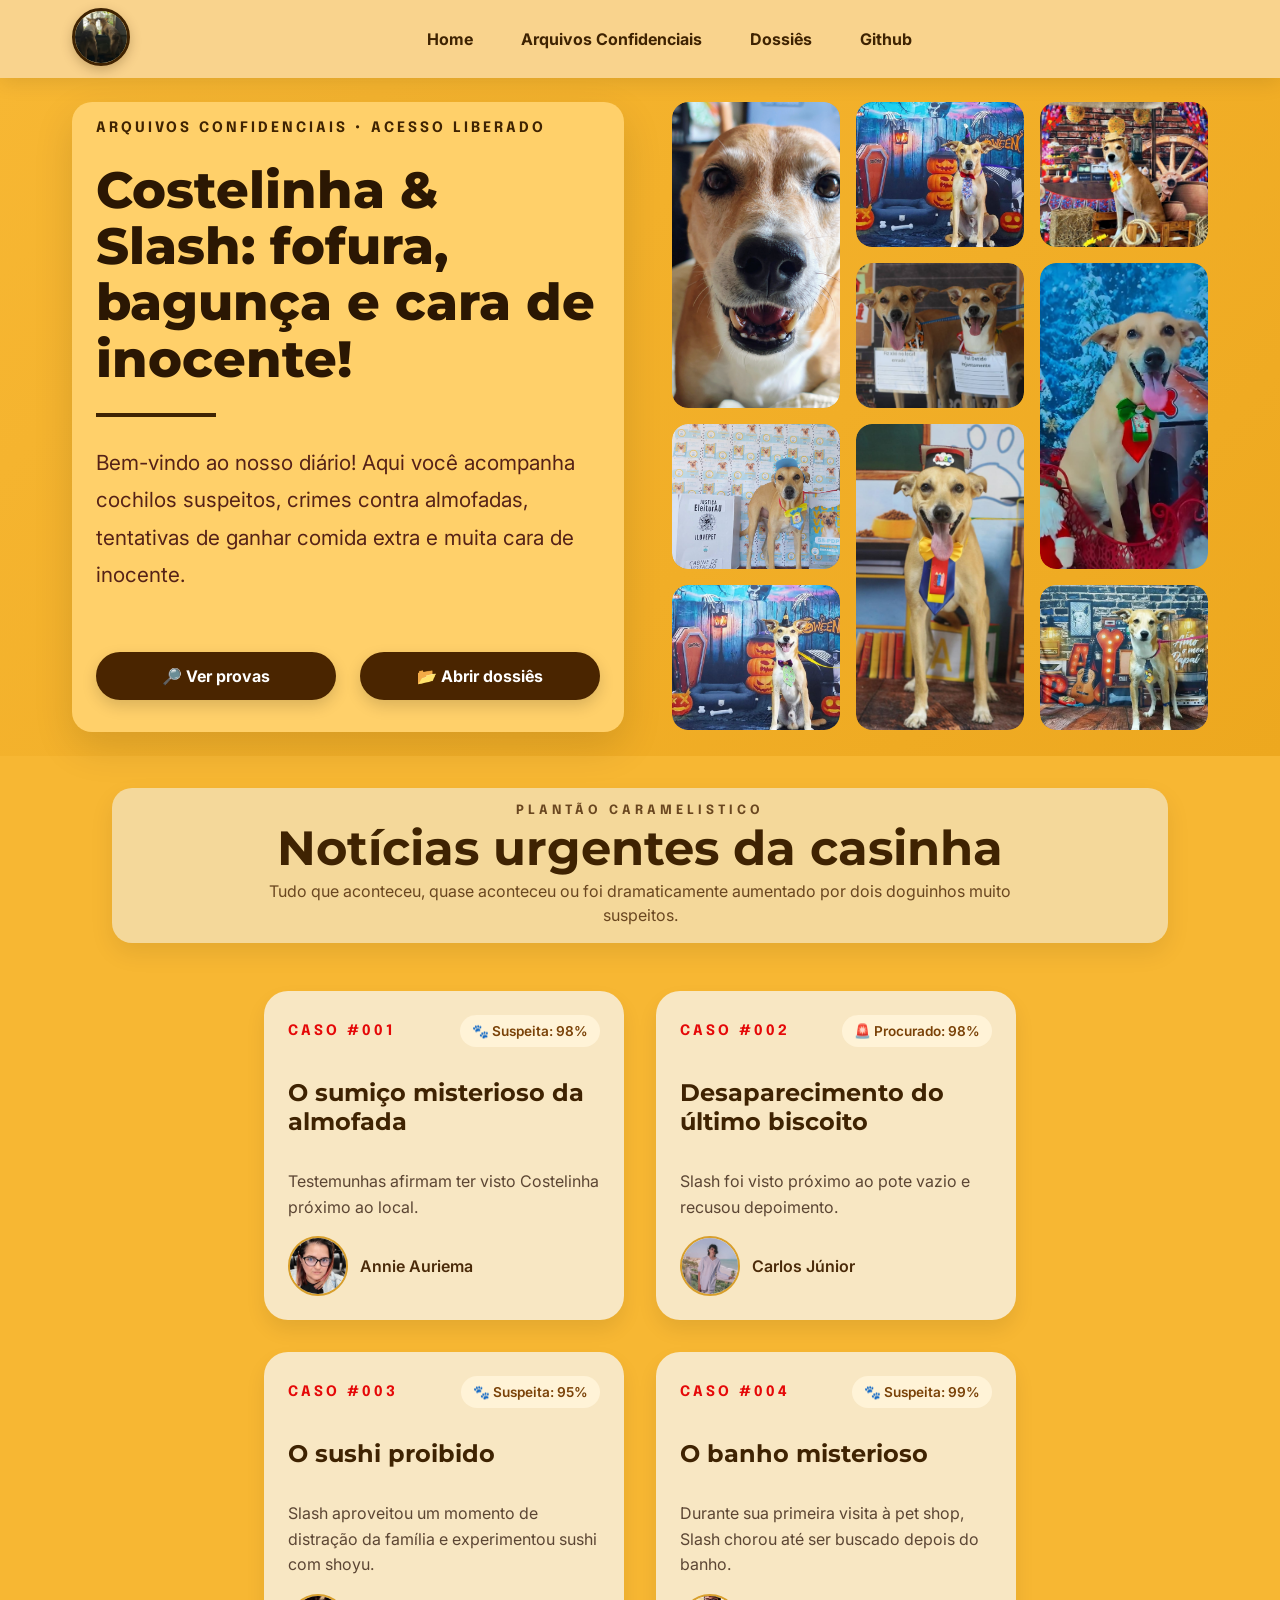
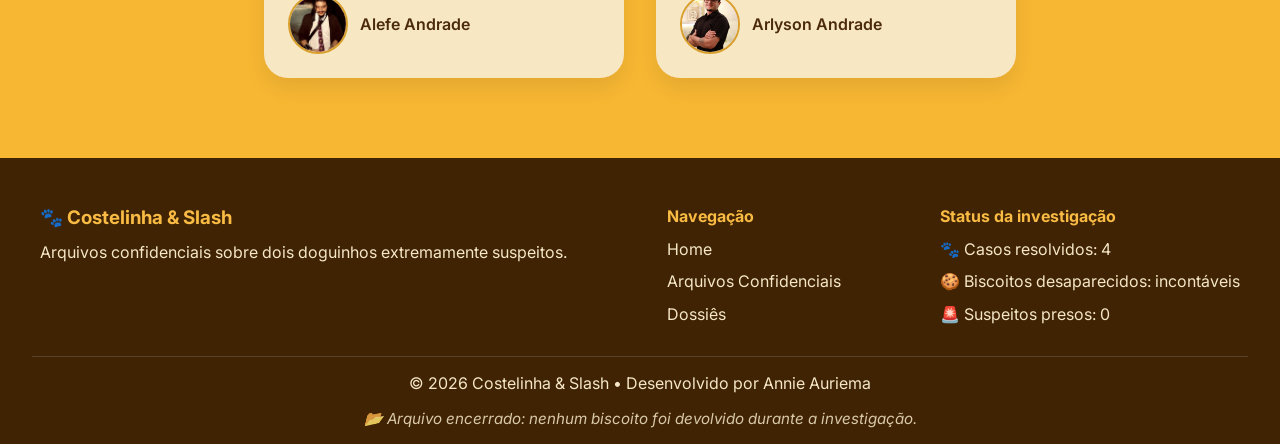
<file: index.html>
<!DOCTYPE html>
<html lang="pt-BR">

<head>
    <meta charset="UTF-8">
    <meta name="viewport" content="width=device-width, initial-scale=1.0">
    <title>Costelinha & Slash</title>
    <meta name="description" content="Diário de Costelinha & Slash - Os Doguinhos Caramelo">
    <link rel="stylesheet" type="text/css" href="styles.css">
</head>

<body>
    <header>
        <nav>
            <span class="logo-img">
                <img src="imagens/dogs na janela.jpeg" alt="Costelinha e Slash"></span>
            <button class="menu-toggle" onclick="abrirMenu()">☰</button>
            <ul class="menu" id="menu">
                <li><a href="index.html">Home</a></li>
                <li><a href="galeria.html">Arquivos Confidenciais</a></li>
                <li><a href="acontecimentos.html">Dossiês</a></li>
                <li><a href="https://github.com/AnnieAuriema" target="_blank">Github</a></li>
            </ul>
        </nav>
    </header>
    <main>
        <div class="principal">
            <section class="hero">
                <div class="hero-conteudo">
                    <span class="destaque marron">ARQUIVOS CONFIDENCIAIS • ACESSO LIBERADO</span>
                    <h1>Costelinha & Slash: fofura, bagunça e cara de inocente!</h1>
                    <hr>
                    <p class="hero-subtitulo"> Bem-vindo ao nosso diário! Aqui você acompanha cochilos suspeitos, crimes
                        contra almofadas, tentativas de ganhar comida extra e muita cara de inocente.</p>
                    <div class="hero-botoes">
                        <a href="galeria.html" class="botao-hero">🔎 Ver provas</a>
                        <a href="acontecimentos.html" class="botao-secundario">📂 Abrir dossiês</a>
                    </div>
                </div>
                <div class="hero-imagens-conteiner">
                    <figure><img src="imagens/imagens_slash/slash carão.jpg"></figure>
                    <figure><img src="imagens/imagens_telinha/telinha hallo.jpeg"></figure>
                    <figure><img src="imagens/imagens_slash/slash junino.jpeg"></figure>
                    <figure><img src="imagens/dogs criminal.jpeg"></figure>
                    <figure><img src="imagens/imagens_telinha/Telinha natal.jpeg"></figure>
                    <figure><img src="imagens/imagens_telinha/telinha votando.jpeg"></figure>
                    <figure><img src="imagens/imagens_telinha/Telinha abc.jpeg"></figure>
                    <figure><img src="imagens/imagens_slash/slash hallo.jpeg"></figure>
                    <figure><img src="imagens/imagens_slash/Slash dia dos pais.jpeg"></figure>
                </div>
            </section>
        </div>
        <section class="noticias">
            <header class="noticias-cabecalho">
                <span class="destaque marrom">Plantão Caramelistico</span>
                <h2 class="noticias-titulo">Notícias urgentes da casinha</h2>
                <p class="noticias-subtitulo">Tudo que aconteceu, quase aconteceu ou foi dramaticamente aumentado por
                    dois doguinhos muito suspeitos.</p>
            </header>
            <div class="noticias-card-container">
                <!-- CARD 1 -->
                <div class="noticias-card">
                    <div class="noticias-card-topo">
                        <span class="destaque vermelho">Caso #001</span>
                        <p class="noticias-avaliacao">🐾 Suspeita: 98%</p>
                    </div>

                    <h3 class="noticias-titulo-card">O sumiço misterioso da almofada</h3>
                    <p class="noticias-descricao">Testemunhas afirmam ter visto Costelinha próximo ao local.</p>

                    <div class="noticias-autor">
                        <img src="imagens/mamys.jpg">
                        <span class="noticias-autor-nome">Annie Auriema</span>
                    </div>
                </div>

                <!-- CARD 2 -->
                <div class="noticias-card">
                    <div class="noticias-card-topo">
                        <span class="destaque vermelho">Caso #002</span>
                        <p class="noticias-avaliacao">🚨 Procurado: 98%</p>
                    </div>

                    <h3 class="noticias-titulo-card">Desaparecimento do último biscoito</h3>
                    <p class="noticias-descricao">Slash foi visto próximo ao pote vazio e recusou depoimento.</p>

                    <div class="noticias-autor">
                        <img src="imagens/junior.jpeg">
                        <span class="noticias-autor-nome">Carlos Júnior</span>
                    </div>
                </div>
                <!-- CARD 3 -->
                <div class="noticias-card">
                    <div class="noticias-card-topo">
                        <span class="destaque vermelho">Caso #003</span>
                        <p class="noticias-avaliacao">🐾 Suspeita: 95%</p>
                    </div>
                    <h3 class="noticias-titulo-card">O sushi proibido</h3>
                    <p class="noticias-descricao">Slash aproveitou um momento de distração da família e experimentou
                        sushi com shoyu.</p>
                    <div class="noticias-autor">
                        <img src="imagens/Alefe.jpeg">
                        <span class="noticias-autor-nome">Alefe Andrade</span>
                    </div>
                </div>
                <!-- CARD 4 -->
                <div class="noticias-card">
                    <div class="noticias-card-topo">
                        <span class="destaque vermelho">Caso #004</span>
                        <p class="noticias-avaliacao">🐾 Suspeita: 99%</p>
                    </div>
                    <h3 class="noticias-titulo-card">O banho misterioso</h3>
                    <p class="noticias-descricao">Durante sua primeira visita à pet shop, Slash chorou até ser buscado
                        depois do banho.</p>
                    <div class="noticias-autor">
                        <img src="imagens/Arlyson.jpeg">
                        <span class="noticias-autor-nome">Arlyson Andrade</span>
                    </div>
                </div>
            </div>
        </section>
    </main>
    <footer>
        <div class="footer-conteudo">
            <div class="footer-logo">
                <h3>🐾 Costelinha & Slash</h3>
                <p>Arquivos confidenciais sobre dois doguinhos extremamente suspeitos.</p>
            </div>
            <div class="footer-links">
                <h4>Navegação</h4>
                <a href="index.html">Home</a>
                <a href="galeria.html">Arquivos Confidenciais</a>
                <a href="acontecimentos.html">Dossiês</a>
            </div>
            <div class="footer-status">
                <h4>Status da investigação</h4>
                <p>🐾 Casos resolvidos: 4</p>
                <p>🍪 Biscoitos desaparecidos: incontáveis</p>
                <p>🚨 Suspeitos presos: 0</p>
            </div>
        </div>
        <div class="footer-copy">© 2026 Costelinha & Slash • Desenvolvido por Annie Auriema</div>
        <p class="footer-piada">📂 Arquivo encerrado: nenhum biscoito foi devolvido durante a investigação.</p>
    </footer>
    <script>
        function abrirMenu() {
            const menu = document.getElementById("menu");
            menu.classList.toggle("ativo");
        }
    </script>
</body>

</html>
</file>
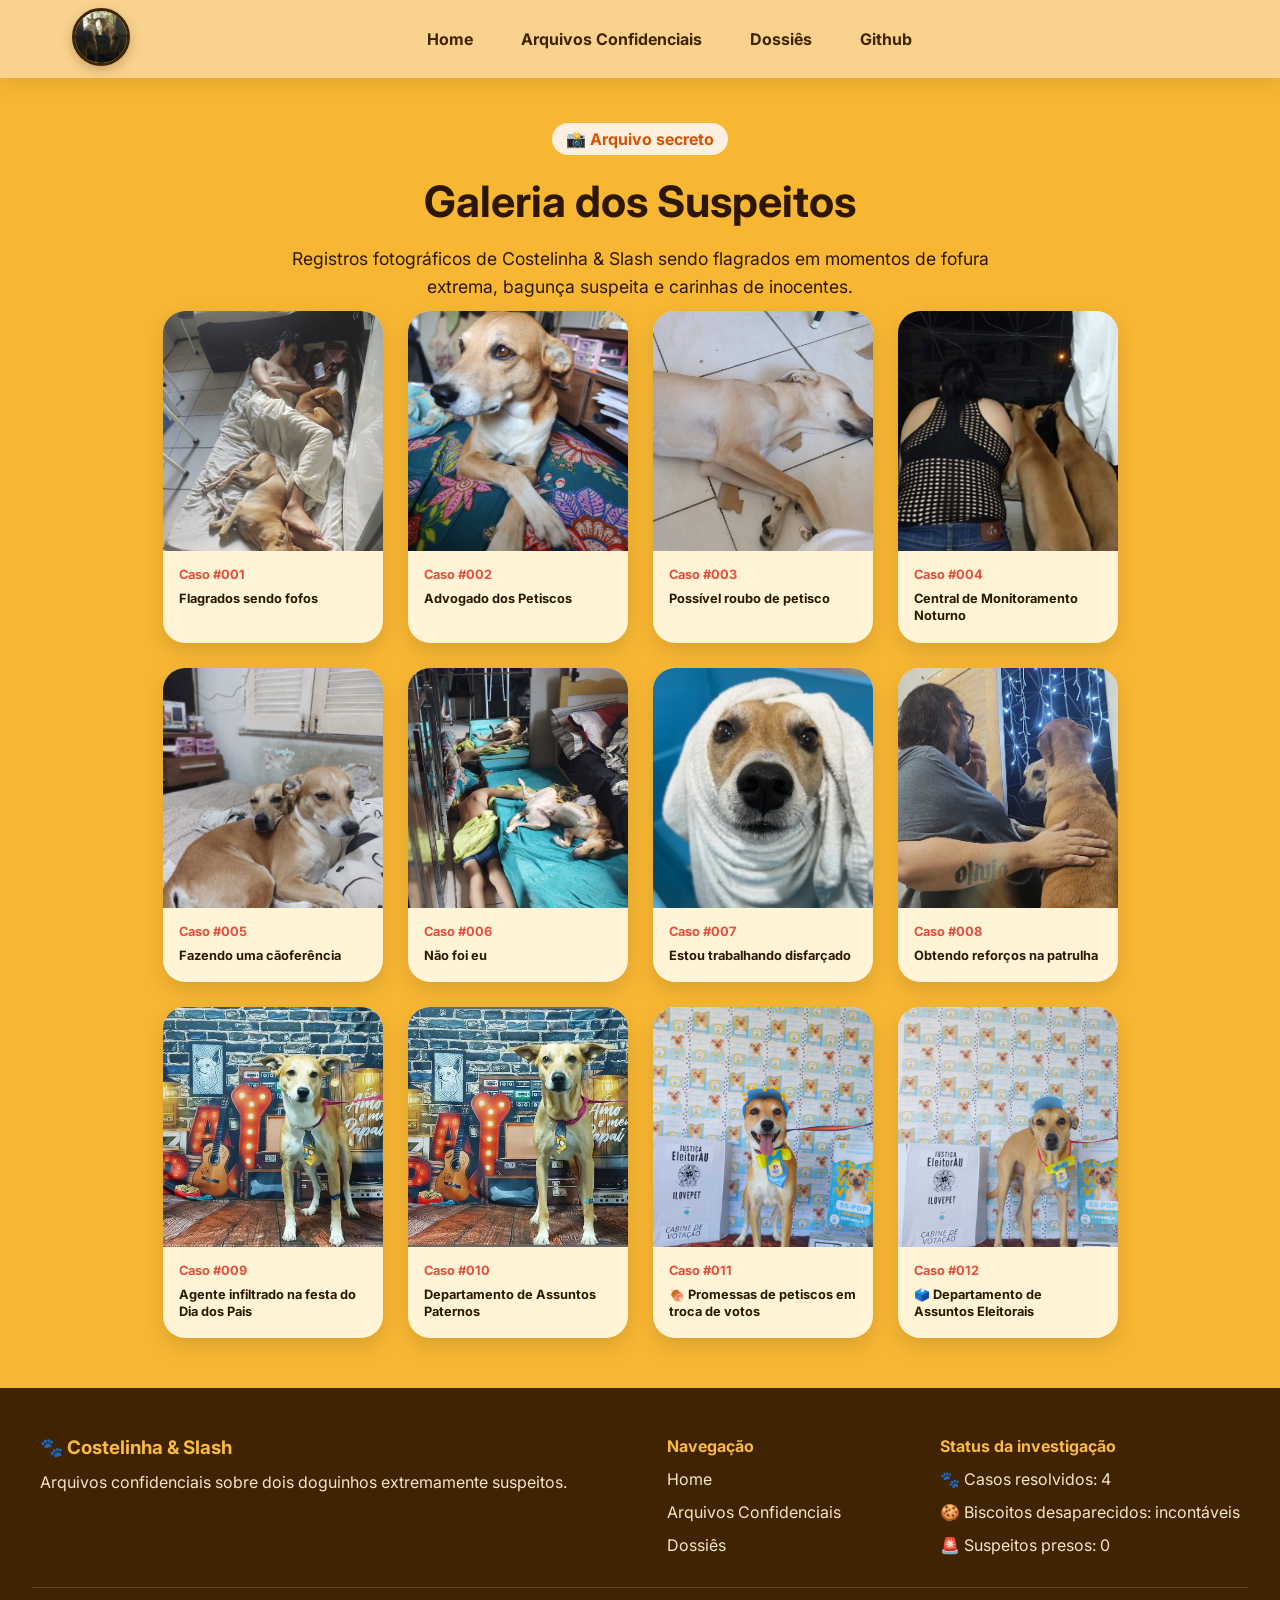
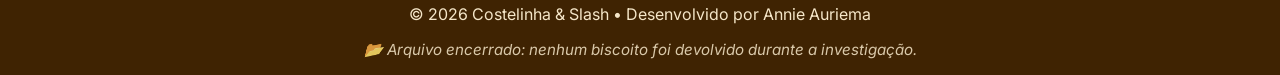
<file: galeria.html>
<!DOCTYPE html>
<html lang="pt-BR">

<head>
  <meta charset="UTF-8">
  <meta name="viewport" content="width=device-width, initial-scale=1.0">
  <title>Galeria | Costelinha & Slash</title>
  <link rel="stylesheet" href="styles.css">
  <link rel="stylesheet" href="galeria.css">
</head>

<body>
  <header>
    <nav>
      <span class="logo-img">
        <img src="imagens/dogs na janela.jpeg" alt="Costelinha e Slash"></span>
      <button class="menu-toggle" onclick="abrirMenu()">☰</button>
      <ul class="menu" id="menu">
        <li><a href="index.html">Home</a></li>
        <li><a href="galeria.html">Arquivos Confidenciais</a></li>
        <li><a href="acontecimentos.html">Dossiês</a></li>
        <li><a href="https://github.com/AnnieAuriema" target="_blank">Github</a></li>
      </ul>
    </nav>
  </header>
  <main>
    <section class="galeria-hero">
      <span class="galeria-etiqueta">📸 Arquivo secreto</span>
      <h2>Galeria dos Suspeitos</h2>
      <p>Registros fotográficos de Costelinha & Slash sendo flagrados em momentos de fofura extrema, bagunça suspeita e
        carinhas de inocentes.</p>
    </section>
    <section class="galeria-container">
      <div class="foto-card">
        <a href="imagens/matando a saudade do maninho.jpeg" target="_blank">
          <img src="imagens/matando a saudade do maninho.jpeg" alt="Costelinha e Slash"></a>
        <div class="foto-info">
          <span>Caso #001</span>
          <h3>Flagrados sendo fofos</h3>
        </div>
      </div>
      <div class="foto-card">
        <a href="imagens/imagens_slash/Slash fazendo pose.jpeg" target="_blank">
          <img src="imagens/imagens_slash/Slash fazendo pose.jpeg" alt="Slash"></a>
        <div class="foto-info">
          <span>Caso #002</span>
          <h3>Advogado dos Petiscos</h3>
        </div>
      </div>
      <div class="foto-card">
        <a href="imagens/imagens_telinha/telinha fazendo bagunça.jpeg" target="_blank">
          <img src="imagens/imagens_telinha/telinha fazendo bagunça.jpeg" alt="Costelinha"></a>
        <div class="foto-info">
          <span>Caso #003</span>
          <h3>Possível roubo de petisco</h3>
        </div>
      </div>
      <div class="foto-card">
        <a href="imagens/os tres fofoqueiros.jpeg" target="_blank">
          <img src="imagens/os tres fofoqueiros.jpeg" alt="Costelinha e Slash e mamys"></a>
        <div class="foto-info">
          <span>Caso #004</span>
          <h3>Central de Monitoramento Noturno</h3>
        </div>
      </div>
      <div class="foto-card">
        <a href="imagens/os dogs juntinhos.jpeg" target="_blank">
          <img src="imagens/os dogs juntinhos.jpeg" alt="Costelinha e Slash"></a>
        <div class="foto-info">
          <span>Caso #005</span>
          <h3>Fazendo uma cãoferência</h3>
        </div>
      </div>
      <div class="foto-card">
        <a href="imagens/imagens_telinha/telinha derrubou junior da cama.jpeg" target="_blank">
          <img src="imagens/imagens_telinha/telinha derrubou junior da cama.jpeg" alt="Telinha e junior"></a>
        <div class="foto-info">
          <span>Caso #006</span>
          <h3>Não foi eu</h3>
        </div>
      </div>
      <div class="foto-card">
        <a href="imagens/imagens_slash/Slash chique no banho.jpeg" target="_blank">
          <img src="imagens/imagens_slash/Slash chique no banho.jpeg" alt="Slash de toca"></a>
        <div class="foto-info">
          <span>Caso #007</span>
          <h3>Estou trabalhando disfarçado</h3>
        </div>
      </div>
      <div class="foto-card">
        <a href="imagens/dogs e pai.jpg" target="_blank">
          <img src="imagens/dogs e pai.jpg" alt="Costelinha e Slash e pai"></a>
        <div class="foto-info">
          <span>Caso #008</span>
          <h3>Obtendo reforços na patrulha</h3>
        </div>
      </div>
      <div class="foto-card">
        <a href="imagens/imagens_slash/Slash dia dos pais.jpeg" target="_blank">
          <img src="imagens/imagens_slash/Slash dia dos pais.jpeg" alt="Slash dia dos pais"></a>
        <div class="foto-info">
          <span>Caso #009</span>
          <h3>Agente infiltrado na festa do Dia dos Pais</h3>
        </div>
      </div>
      <div class="foto-card">
        <a href="imagens/imagens_telinha/Telinha dia dos pais.jpeg" target="_blank">
          <img src="imagens/imagens_telinha/Telinha dia dos pais.jpeg" alt="Telinha dia dos pais"></a>
        <div class="foto-info">
          <span>Caso #010</span>
          <h3>Departamento de Assuntos Paternos</h3>
        </div>
      </div>
      <div class="foto-card">
        <a href="imagens/imagens_slash/Slash votando.jpeg" target="_blank">
          <img src="imagens/imagens_slash/Slash votando.jpeg" alt="Slash votando"></a>
        <div class="foto-info">
          <span>Caso #011</span>
          <h3>🍖 Promessas de petiscos em troca de votos</h3>
        </div>
      </div>
      <div class="foto-card">
        <a href="imagens/imagens_telinha/telinha votando.jpeg" target="_blank">
          <img src="imagens/imagens_telinha/telinha votando.jpeg" alt="Costelinha votando"></a>
        <div class="foto-info">
          <span>Caso #012</span>
          <h3>🗳️ Departamento de Assuntos Eleitorais</h3>
        </div>
      </div>
    </section>
  </main>
  <footer>
    <div class="footer-conteudo">
      <div class="footer-logo">
        <h3>🐾 Costelinha & Slash</h3>
        <p>Arquivos confidenciais sobre dois doguinhos extremamente suspeitos.</p>
      </div>
      <div class="footer-links">
        <h4>Navegação</h4>
        <a href="index.html">Home</a>
        <a href="galeria.html">Arquivos Confidenciais</a>
        <a href="acontecimentos.html">Dossiês</a>
      </div>
      <div class="footer-status">
        <h4>Status da investigação</h4>
        <p>🐾 Casos resolvidos: 4</p>
        <p>🍪 Biscoitos desaparecidos: incontáveis</p>
        <p>🚨 Suspeitos presos: 0</p>
      </div>
    </div>
    <div class="footer-copy">© 2026 Costelinha & Slash • Desenvolvido por Annie Auriema</div>
    <p class="footer-piada">📂 Arquivo encerrado: nenhum biscoito foi devolvido durante a investigação.</p>
  </footer>
  <script>
    function abrirMenu() {
      const menu = document.getElementById("menu");
      menu.classList.toggle("ativo");
    }
  </script>
</body>

</html>
</file>
<file: styles.css>
@import url('https://fonts.googleapis.com/css2?family=Epilogue:wght@400;600;700&family=Inter:wght@400;500;600;700&family=Montserrat:wght@700;800&display=swap');

* {
    margin: 0;
    padding: 0;
    box-sizing: border-box;
}

html {
    font-family: Inter, sans-serif;
    scroll-behavior: smooth;
}

body {
    background: #f7b733;
    color: #2b1703;
}

a {
    text-decoration: none;
    color: inherit;
}

ul {
    list-style: none;
}

h1 {
    font-family: Montserrat, sans-serif;
    font-size: clamp(2rem, 4vw, 3.2rem);
    font-weight: 800;
    line-height: 1.1;
}

hr {
    width: 120px;
    border: 2px solid #3f2302;
}


/* NAVBAR */
body>header {
    background: #f9d38d;
    position: sticky;
    top: 0;
    z-index: 1000;
    box-shadow: 0 4px 20px rgba(0, 0, 0, .1);
}

nav {
    max-width: 1200px;
    margin: auto;
    padding: 0.5rem 2rem;
    display: grid;
    grid-template-columns:
        auto 1fr auto;
    align-items: center;
    justify-content: space-between;
    gap: 2rem;
}

.logo-img img {
    width: 58px;
    height: 58px;
    object-fit: cover;
    border-radius: 50%;
    border: 3px solid #3f2302;
    box-shadow: 0 4px 12px rgba(63, 35, 2, 0.25);
}

nav ul {
    display: flex;
    gap: 3rem;
    color: #3f2302;
    font-weight: 600;
    align-items: center;
    justify-content: center;
}

nav ul li a {
    color: #3f2302;
    font-weight: 700;
    font-size: 1rem;
    position: relative;
    cursor: pointer;
    transition: .3s;
}

nav ul li a::after {
    content: "";
    width: 0;
    height: 3px;
    background: #3f2302;
    position: absolute;
    left: 0;
    bottom: -8px;
    border-radius: 999px;
    transition: width 0.3s ease;
}

nav ul li a:hover::after {
    width: 100%;
    color: #6b3700;
}

nav a:hover {
    color: #e50808;
}

.github {
    background: #4a2500;
    color: white;
    box-shadow:
        0 5px 15px rgba(0, 0, 0, .2);
    padding: 0.8rem 1.3rem;
    border-radius: 999px;
    font-weight: 800;
    transition: 0.3s ease;
}

.github:hover {
    background: #552217;
    transform: translateY(-2px);
}

/* HERO */
.principal {
    background: linear-gradient(135deg, #f7b733, #eda81f);
}

.hero {
    max-width: 1200px;
    margin: auto;
    padding: 1.5rem 2rem 1.5rem;
    display: flex;
    align-items: flex-start;
    justify-content: space-between;
    gap: 3rem;
}

.hero-conteudo {
    background: #ffd06a;
    padding: 1.2rem 1.5rem 2rem;
    border-radius: 20px;
    flex: 1;
    display: flex;
    flex-direction: column;
    gap: 1.2rem;
    box-shadow: 0 15px 40px rgba(0, 0, 0, .12);
    position: relative;
    z-index: 1;
    min-height: 630px;
    justify-content: space-between;
}

.hero-botoes {
    display: flex;
    flex-direction: row;
    align-items: center;
    gap: 1.5rem;
    margin-top: 2rem;
    flex-wrap: nowrap;
}

.botao-hero,
.botao-secundario {
    display: flex;
    align-items: center;
    justify-content: center;
    gap: .5rem;
    width: 240px;
    height: 48px;
    border-radius: 999px;
    font-weight: 700;
    transition: .3s;
    cursor: pointer;
    box-shadow: 0 6px 15px rgba(0, 0, 0, .15);
}

.botao-hero {
    background: #4a2500;
    color: white;
}

.botao-secundario {
    background: #4a2500;
    color: white;
    border: none;
}

.botao-hero:hover,
.botao-secundario:hover {
    transform: translateY(-4px);
}

.botao-secundario:hover {
    background: #6b3700;
    color: white;
    transform: translateY(-4px);
}

.botao-hero:hover {
    background: #6b3700;
}

.destaque {
    font-family: Epilogue, sans-serif;
    font-size: 0.9rem;
    font-weight: 700;
    text-transform: uppercase;
    letter-spacing: 3px;
}

.marron,
.marrom {
    color: #3f2302;
}

.vermelho {
    color: #e50808;
}

.hero-subtitulo {
    font-size: 1.3rem;
    line-height: 1.8;
    color: #552217;
    max-width: 600px;
}

/* GALERIA HERO */
.hero-imagens-conteiner {
    width: 100%;
    max-width: 560px;
    height: 580px;
    display: grid;
    grid-template-columns: repeat(3, 1fr);
    grid-auto-rows: 145px;
    gap: 1rem;
}

.hero-imagens-conteiner figure {
    overflow: hidden;
    border-radius: 1rem;
}

.hero-imagens-conteiner img {
    width: 100%;
    height: 100%;
    object-fit: cover;
    display: block;
    border-radius: 1rem;
    box-shadow: 0 10px 25px rgba(63, 35, 2, .25);
    transition: .3s;
}

.hero-imagens-conteiner img:hover {
    transform: scale(1.05);
}

.hero-imagens-conteiner figure:nth-child(1) {
    grid-row: span 2;
}

.hero-imagens-conteiner figure:nth-child(5) {
    grid-row: span 2;
}

.hero-imagens-conteiner figure:nth-child(7) {
    grid-row: span 2;
}

/* NOTÍCIAS */
.noticias {
    max-width: 1120px;
    margin: auto;
    padding: 2rem 2rem 5rem;
    position: relative;
    z-index: 1;
}

.noticias-cabecalho {
    background: #f4d89a;
    padding: 1rem 2rem;
    border-radius: 20px;
    text-align: center;
    display: flex;
    flex-direction: column;
    gap: .3rem;
    margin-bottom: 3rem;
    box-shadow: 0 10px 25px rgba(0, 0, 0, .08);
}

.noticias-cabecalho span {
    font-size: .8rem;
    letter-spacing: 4px;
    font-weight: 700;
    color: #6a4720;
}

.noticias-titulo {
    font-family: Montserrat, sans-serif;
    font-size: 3rem;
    line-height: 1.1;
    color: #3f2302;
}

.noticias-subtitulo {
    color: #6a4720;
    font-size: 1rem;
    max-width: 750px;
    margin: auto;
    line-height: 1.5;
}

.noticias-card-container {
    display: grid;
    grid-template-columns: repeat(2, 360px);
    justify-content: center;
    flex-wrap: wrap;
    gap: 2rem 2rem;
    margin-top: 3rem;
}

.noticias-card {
    width: 100%;
    max-width: 430px;
    min-height: 300px;
    margin: auto;
    background: #f8e7c3;
    border-radius: 24px;
    padding: 1.5rem;
    box-shadow: 0 10px 20px rgba(0, 0, 0, .08);
    display: flex;
    justify-content: space-between;
    flex-direction: column;
    gap: 1rem;
    transition: transform .3s, box-shadow .3s;
}

.noticias-card:hover {
    transform: translateY(-8px);
    box-shadow: 0 20px 40px rgba(0, 0, 0, .15);
}

.noticias-card-cabecalho {
    padding: 1rem;
    display: flex;
    justify-content: space-between;
    align-items: center;
    gap: 1.5rem;
}

.noticias-titulo-card {
    font-family: Montserrat, sans-serif;
    font-size: 1.5rem;
    color: #3f2302;
    margin-top: 0;
    margin-bottom: 1rem;
    line-height: 1.2;
}

.noticias-card-topo {
    display: flex;
    justify-content: space-between;
    align-items: center;
    margin-bottom: 1rem;
}

.noticias-avaliacao {
    margin: 0;
    background: #fff3d7;
    padding: 8px 12px;
    border-radius: 999px;
    font-size: .85rem;
    font-weight: 600;
    color: #7a4208;
}

.noticias-descricao {
    color: #5c4634;
    line-height: 1.6;
    flex-grow: 1;
    margin-top: 0;
}

.noticias-autor {
    display: flex;
    align-items: center;
    gap: 12px;
    margin-top: auto;
}

.noticias-autor img {
    width: 60px;
    height: 60px;
    object-fit: cover;
    border-radius: 50%;
    border: 2px solid #d89f2c;
}

.noticias-autor-nome {
    font-weight: 600;
    color: #4b2b0a;
    font-size: 1rem;
}

/* FOOTER */
footer {
    background: #3f2302;
    padding: 3rem 2rem 1rem;
}

.footer-conteudo {
    max-width: 1200px;
    margin: auto;
    display: flex;
    justify-content: space-between;
    gap: 3rem;
    flex-wrap: wrap;
}

.footer-logo,
.footer-links,
.footer-status {
    display: flex;
    flex-direction: column;
    gap: .8rem;
}

.footer-logo h3,
.footer-links h4,
.footer-status h4 {
    color: #f9bb43;
}

.footer-logo p,
.footer-status p,
.footer-links a {
    color: #f5e6c8;
}

.footer-links a:hover {
    color: #f9bb43;
}

.footer-copy {
    margin-top: 2rem;
    padding-top: 1rem;
    border-top: 1px solid rgba(255, 255, 255, .15);
    text-align: center;
    color: #f5e6c8;
}

.footer-piada {
    margin-top: 1rem;
    text-align: center;
    color: #f5e6c8;
    opacity: .85;
    font-style: italic;
    font-size: .95rem;
}

.footer-links a {
    transition: .3s;
}

.footer-links a:hover {
    color: #f9bb43;
    transform: translateX(5px);
}

/* BOTÃO MENU MOBILE */
.menu-toggle {
    display: none;
    background: #4a2500;
    color: white;
    border: none;
    font-size: 1.8rem;
    padding: 0.5rem 0.9rem;
    border-radius: 12px;
    cursor: pointer;
}

/* TABLET */
@media (max-width: 900px) {
    .hero {
        flex-direction: column;
        text-align: center;
        align-items: center;
    }

    .hero-conteudo {
        min-height: auto;
    }

    .hero-botoes {
        flex-wrap: wrap;
        justify-content: center;
    }

    .noticias-card-container {
        grid-template-columns: 1fr;
    }
}

/* CELULAR */
@media (max-width: 700px) {
    nav {
        grid-template-columns: auto auto;
        justify-content: space-between;
        padding: 1rem 1.5rem;
        align-items: center;
    }

    .logo-img img {
        width: 50px;
        height: 50px;
    }

    .menu-toggle {
        display: block;
        margin: 0;
    }

    nav ul.menu {
        display: none;
        grid-column: 1 / -1;
        flex-direction: column;
        text-align: center;
        gap: 1rem;
        margin-top: 1rem;
        padding-bottom: 1rem;
    }

    nav ul.menu.ativo {
        display: flex;
    }

    nav ul.menu li a {
        font-size: 1rem;
    }

    .github {
        display: none;
    }

    .hero {
        padding: 1rem;
    }

    .hero-conteudo {
        width: 90%;
        max-width: 320px;
        padding: 1.2rem;
        min-height: auto;
    }

    .hero-imagens-conteiner {
        display: none;
    }

    h1 {
        font-size: 1.3rem;
        line-height: 1.15;
    }

    .hero-subtitulo {
        font-size: .8rem;
        line-height: 1.7;
    }

    .destaque {
        font-size: 0.6rem;
        letter-spacing: .5px;
    }

    hr {
        width: 80px;
    }

    .hero-botoes {
        width: 100%;
        justify-content: center;
        gap: 0.5rem;
    }

    .botao-hero,
    .botao-secundario {
        font-weight: 700;
        font-size: 0.6rem;
        width: 110px;
        max-width: 100%;
        padding: .8rem;
    }

    .noticias-cabecalho {
        max-width: 340px;
        margin: 0 auto .5rem;
        padding: 1.2rem;
    }

    .noticias-card {
        max-width: 280px;
        padding: 1rem;
        margin-top: 0;
    }

    .noticias-card-container {
        display: grid;
        grid-template-columns: 1fr;
        justify-items: center;
        gap: 1rem;
        margin-top: 1rem;
    }

    .noticias-titulo,
    .noticias-titulo-card {
        font-size: 1.4rem;
        line-height: 1.1;
    }

    .noticias-card:hover {
        transform: none;
        box-shadow: 0 10px 20px rgba(0,0,0,.08);
  }

    .noticias {
        padding-top: 0;
        padding-bottom: 1rem;
    }

    .noticias-subtitulo,
    .noticias-descricao {
        font-size: .8rem;
    }

    .noticias-autor-nome,
    .noticias-avaliacao {
        font-size: 0.7rem;
    }

    .noticias-autor img {
        width: 40px;
        height: 40px;
    }

    footer {
        padding: 2rem 1rem 1rem;
    }

    .footer-conteudo {
        font-size: 0.75rem;
        gap: 2rem;
    }

    .footer-copy {
        font-size: 0.65rem;
        line-height: 1.4;
    }

    .footer-piada {
        font-size: 0.65rem;
        line-height: 1.4;
        max-width: 300px;
        margin: 1rem auto 0;
    }
}
</file>
<file: galeria.css>
/* GALERIA DE FOTOS */
.galeria-hero {
  text-align: center;
  padding: 45px 20px 10px;
}

.galeria-etiqueta {
  display: inline-block;
  background-color: #ffefe0;
  color: #d35400;
  padding: 6px 14px;
  border-radius: 20px;
  font-weight: bold;
  margin-bottom: 20px;
}

.galeria-hero h2 {
  font-size: 2.7rem;
  margin-bottom: 18px;
}

.galeria-hero p {
  max-width: 700px;
  margin: 0 auto;
  font-size: 1.1rem;
  line-height: 1.6;
}

.galeria-container {
  display: flex;
  flex-wrap: wrap;
  justify-content: center;
  gap: 25px;
  max-width: 1200px;
  margin: 0 auto 50px;
  padding: 0 20px;
}

.foto-card {
  width: 220px;
  background-color: #fff4d6;
  border-radius: 22px;
  overflow: hidden;
  box-shadow: 0 8px 20px rgba(0, 0, 0, 0.12);
  transition: transform 0.3s ease;
}

.foto-card:hover {
  transform: translateY(-8px) scale(1.02);
}

.foto-card img {
  width: 100%;
  height: 240px;
  object-fit: cover;
  object-position: center top;
  display: block;
}

.foto-info {
  padding: 12px 16px 18px;
}

.foto-info span {
  color: #e74c3c;
  font-weight: 700;
  font-size: 0.8rem;
}

.foto-info h3 {
  margin-top: 8px;
  font-size: .8rem;
  line-height: 1.3;
}

@media (max-width: 768px) {
  .galeria-hero {
    padding: 30px 16px 10px;
  }

  .galeria-etiqueta {
    font-size: 0.75rem;
    padding: 6px 12px;
    margin-bottom: 14px;
  }

  .galeria-hero h2 {
    font-size: 1.8rem;
    line-height: 1.15;
    margin-bottom: 12px;
  }

  .galeria-hero p {
    font-size: 0.9rem;
    line-height: 1.5;
  }

  .galeria-container {
    display: grid;
    grid-template-columns: repeat(2, 160px);
    justify-content: center;
    gap: 12px;
    padding: 0 10px;
    margin: 0 auto 10px;
  }

  .foto-card {
    width: 160px;
  }

  .foto-card img {
    height: 180px;
  }

  .foto-info h3 {
    font-size: 0.85rem;
    line-height: 1.2;
    min-height: 40px;
  }

}
</file>
